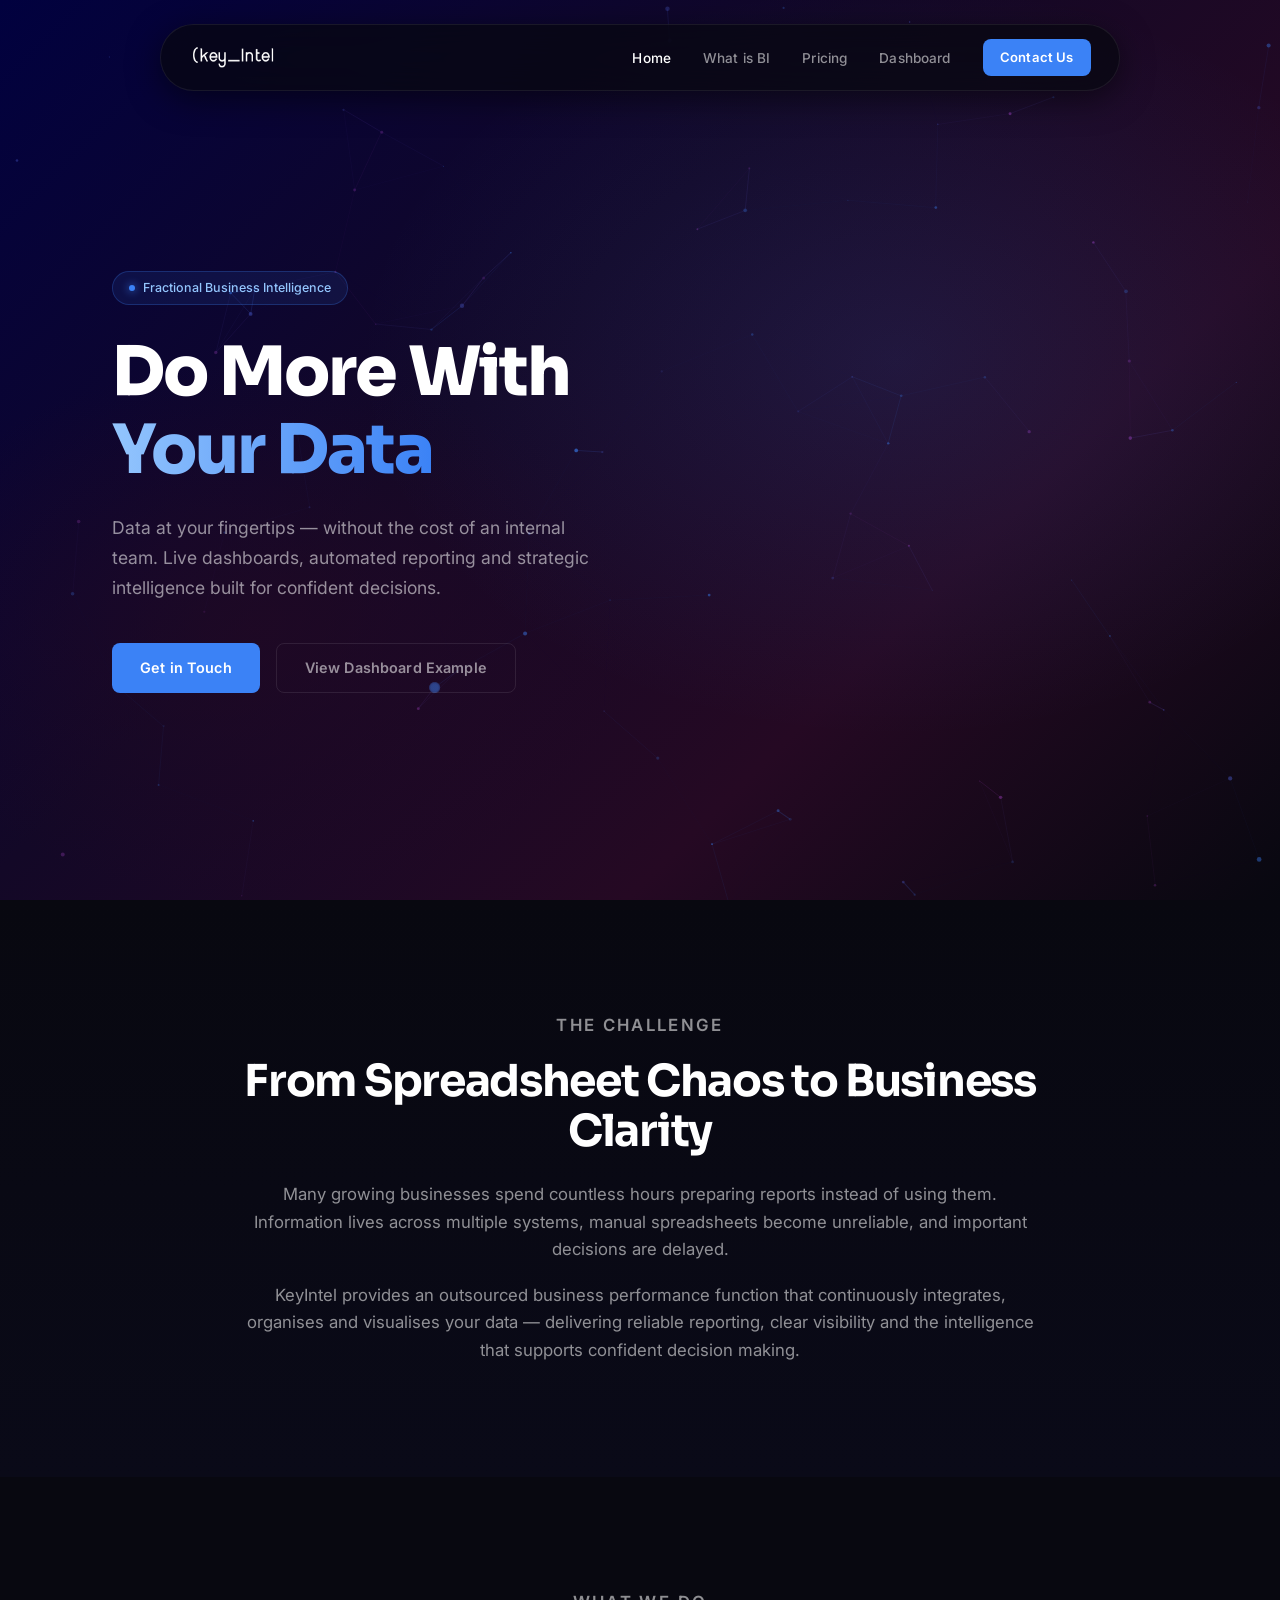
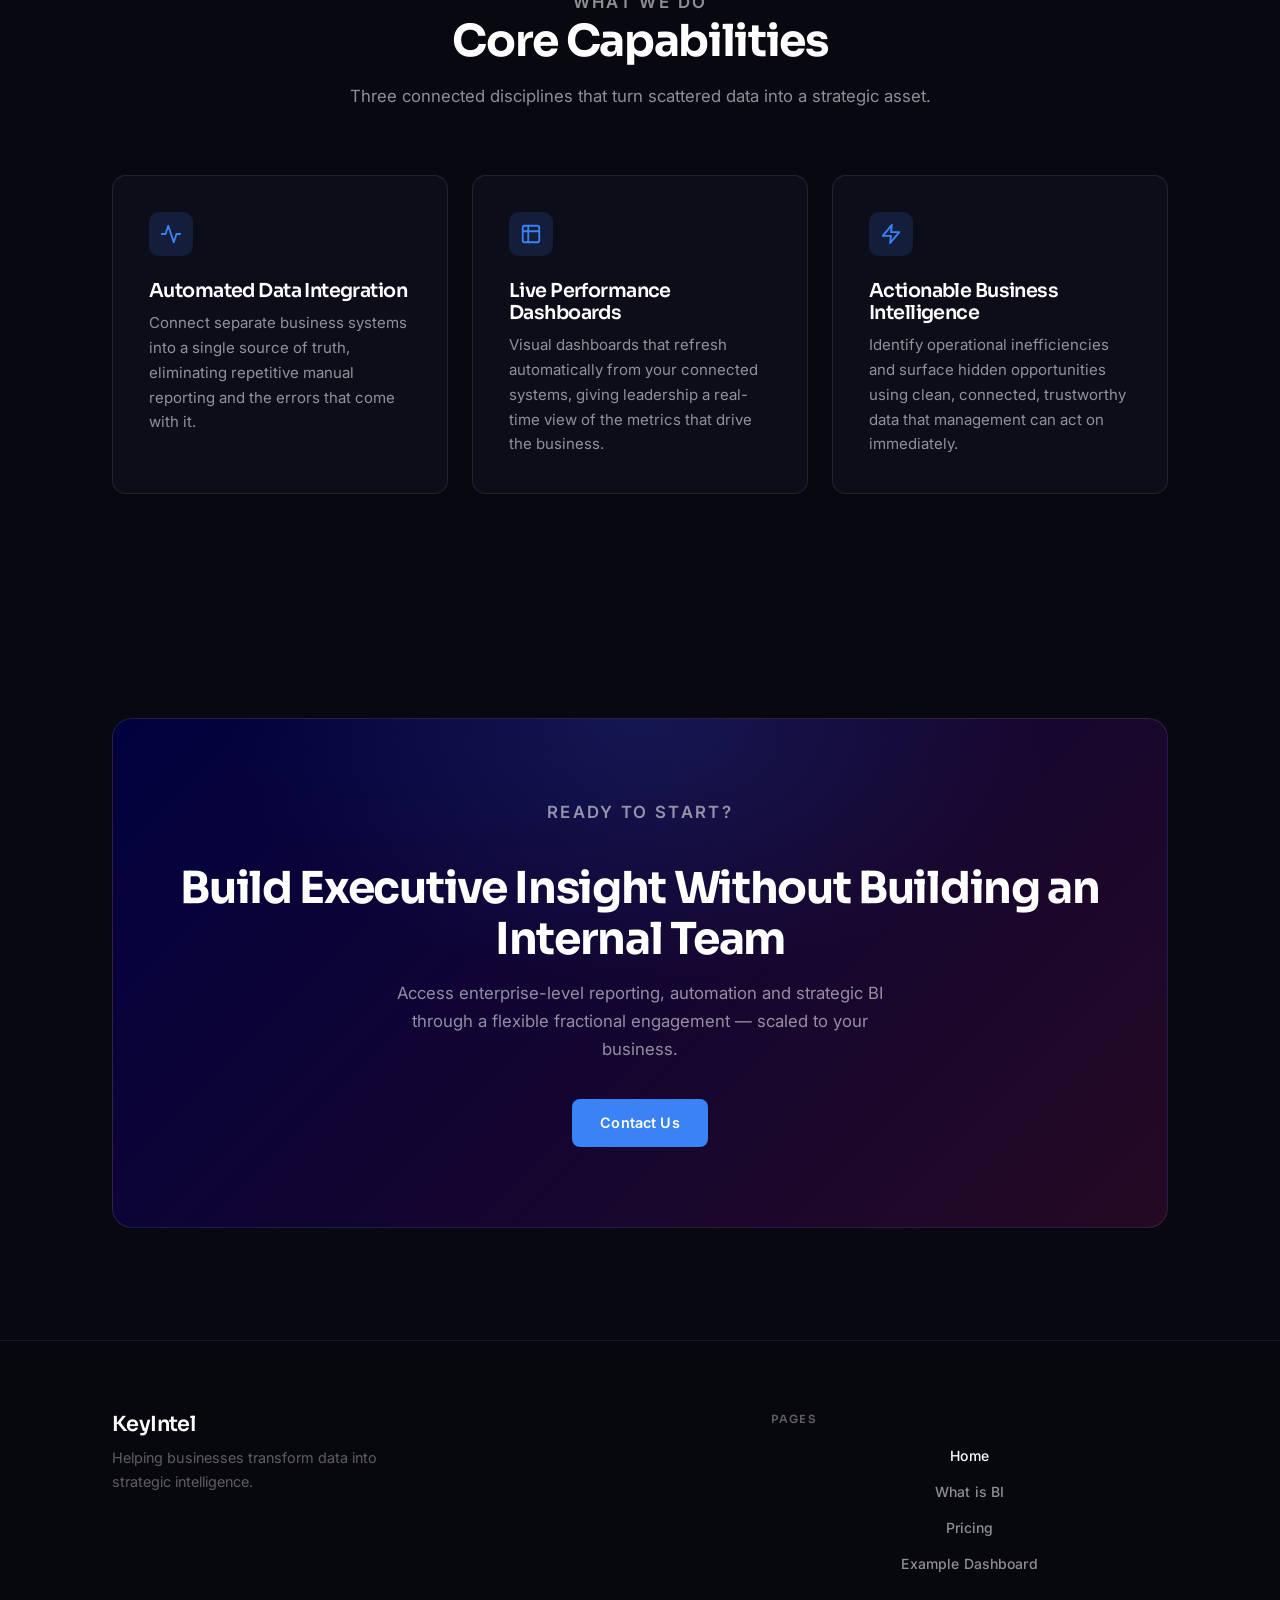
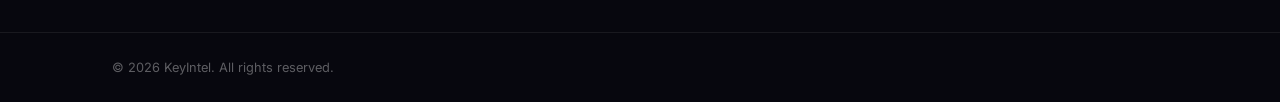
<file: index.html>
<!DOCTYPE html>
<html lang="en-GB">
<head>
  <meta charset="UTF-8">
  <meta name="viewport" content="width=device-width, initial-scale=1.0">
  <title>KeyIntel | Do More With Your Data</title>
  <meta name="description" content="KeyIntel provides fractional business intelligence and performance consulting through live dashboards, automated reporting and strategic data solutions.">
  <link rel="stylesheet" href="css/style.css">
</head>
<body>

  <!-- Navigation -->
  <header class="header">
    <div class="nav-inner">
      <a href="index.html" class="logo">
        <img src="assets/logo.png" alt="KeyIntel">
      </a>
      <nav>
        <ul>
          <li><a href="index.html">Home</a></li>
          <li><a href="what-is-bi.html">What is BI</a></li>
          <li><a href="pricing.html">Pricing</a></li>
          <li><a href="dashboard.html">Dashboard</a></li>
          <li><a href="mailto:hello@keyintelapp.com" class="btn btn-primary" style="padding:0.5rem 1.1rem;font-size:0.82rem;">Contact Us</a></li>
        </ul>
      </nav>
    </div>
  </header>

  <!-- Hero -->
  <section class="hero">
    <canvas id="hero-canvas"></canvas>
    <div class="hero-content-wrap">
      <div class="container hero-grid">

        <!-- Left -->
        <div class="hero-left">
          <div class="hero-badge">Fractional Business Intelligence</div>
          <h1>Do More With<br><span class="accent-text">Your Data</span></h1>
          <p class="hero-sub">
            Data at your fingertips — without the cost of an internal team. Live dashboards, automated reporting and strategic intelligence built for confident decisions.
          </p>
          <div class="hero-actions">
            <a href="mailto:hello@keyintelapp.com" class="btn btn-primary">Get in Touch</a>
            <a href="dashboard.html" class="btn btn-ghost">View Dashboard Example</a>
          </div>
        </div>

        <!-- Right panel -->
        <!--<div class="hero-panel">
          <p class="hero-panel-title">Live Performance Snapshot</p>
          <div class="hero-stat-row">
            <div class="hero-stat">
              <div class="hero-stat-icon">
                <svg viewBox="0 0 24 24" fill="none" stroke="currentColor" stroke-width="2" stroke-linecap="round" stroke-linejoin="round">
                  <polyline points="22 7 13.5 15.5 8.5 10.5 2 17"/><polyline points="16 7 22 7 22 13"/>
                </svg>
              </div>
              <div>
                <div class="hero-stat-val">$4.8M</div>
                <div class="hero-stat-label">Revenue tracked this month</div>
              </div>
            </div>
            <div class="hero-stat">
              <div class="hero-stat-icon">
                <svg viewBox="0 0 24 24" fill="none" stroke="currentColor" stroke-width="2" stroke-linecap="round" stroke-linejoin="round">
                  <circle cx="12" cy="12" r="10"/><circle cx="12" cy="12" r="6"/><circle cx="12" cy="12" r="2"/>
                </svg>
              </div>
              <div>
                <div class="hero-stat-val">18.4%</div>
                <div class="hero-stat-label">Average profit margin improvement</div>
              </div>
            </div>
            <div class="hero-stat">
              <div class="hero-stat-icon">
                <svg viewBox="0 0 24 24" fill="none" stroke="currentColor" stroke-width="2" stroke-linecap="round" stroke-linejoin="round">
                  <path d="M17 21v-2a4 4 0 0 0-4-4H5a4 4 0 0 0-4 4v2"/><circle cx="9" cy="7" r="4"/>
                  <path d="M23 21v-2a4 4 0 0 0-3-3.87"/><path d="M16 3.13a4 4 0 0 1 0 7.75"/>
                </svg>
              </div>
              <div>
                <div class="hero-stat-val">7,980</div>
                <div class="hero-stat-label">Customer records consolidated</div>
              </div>
            </div>
          </div>
        </div>-->

      </div>
    </div>
  </section> 

  <!-- Problem -->
  <section class="section problem-section">
    <div class="container">
      <div class="problem-inner reveal">
        <p class="eyebrow">The Challenge</p>
        <h2>From Spreadsheet Chaos to Business Clarity</h2>
        <p>Many growing businesses spend countless hours preparing reports instead of using them. Information lives across multiple systems, manual spreadsheets become unreliable, and important decisions are delayed.</p>
        <p>KeyIntel provides an outsourced business performance function that continuously integrates, organises and visualises your data — delivering reliable reporting, clear visibility and the intelligence that supports confident decision making.</p>
      </div>
    </div>
  </section>

  <!-- Capabilities -->
  <section class="section">
    <div class="container">
      <div class="section-title reveal">
        <p class="eyebrow">What We Do</p>
        <h2>Core Capabilities</h2>
        <p>Three connected disciplines that turn scattered data into a strategic asset.</p>
      </div>
      <div class="cards-grid">
        <article class="card reveal reveal-delay-1">
          <div class="card-icon">
            <svg viewBox="0 0 24 24" fill="none" stroke="currentColor" stroke-width="2" stroke-linecap="round" stroke-linejoin="round">
              <path d="M22 12h-4l-3 9L9 3l-3 9H2"/>
            </svg>
          </div>
          <h3>Automated Data Integration</h3>
          <p>Connect separate business systems into a single source of truth, eliminating repetitive manual reporting and the errors that come with it.</p>
        </article>
        <article class="card reveal reveal-delay-2">
          <div class="card-icon">
            <svg viewBox="0 0 24 24" fill="none" stroke="currentColor" stroke-width="2" stroke-linecap="round" stroke-linejoin="round">
              <rect x="3" y="3" width="18" height="18" rx="2"/><path d="M9 3v18M3 9h18"/>
            </svg>
          </div>
          <h3>Live Performance Dashboards</h3>
          <p>Visual dashboards that refresh automatically from your connected systems, giving leadership a real-time view of the metrics that drive the business.</p>
        </article>
        <article class="card reveal reveal-delay-3">
          <div class="card-icon">
            <svg viewBox="0 0 24 24" fill="none" stroke="currentColor" stroke-width="2" stroke-linecap="round" stroke-linejoin="round">
              <polygon points="13 2 3 14 12 14 11 22 21 10 12 10 13 2"/>
            </svg>
          </div>
          <h3>Actionable Business Intelligence</h3>
          <p>Identify operational inefficiencies and surface hidden opportunities using clean, connected, trustworthy data that management can act on immediately.</p>
        </article>
      </div>
    </div>
  </section>

  <!-- CTA -->
  <section class="section">
    <div class="container">
      <div class="cta-box reveal">
        <p class="eyebrow">Ready to start?</p>
        <h2>Build Executive Insight Without Building an Internal Team</h2>
        <p>Access enterprise-level reporting, automation and strategic BI through a flexible fractional engagement — scaled to your business.</p>
        <a href="mailto:hello@keyintelapp.com" class="btn btn-primary">Contact Us</a>
      </div>
    </div>
  </section>

  <!-- Footer -->
  <footer class="footer">
    <div class="container footer-grid">
      <div class="footer-brand">
        <h3>KeyIntel</h3>
        <p>Helping businesses transform data into strategic intelligence.</p>
      </div>
      <nav class="footer-nav">
        <h4>Pages</h4>
        <ul>
          <li><a href="index.html">Home</a></li>
          <li><a href="what-is-bi.html">What is BI</a></li>
          <li><a href="pricing.html">Pricing</a></li>
          <li><a href="dashboard.html">Example Dashboard</a></li>
        </ul>
      </nav>
    </div>
    <div class="footer-bottom">
      <div class="container">&copy; <span class="footer-year"></span> KeyIntel. All rights reserved.</div>
    </div>
  </footer>

  <script src="js/script.js"></script>
</body>
</html>
</file>
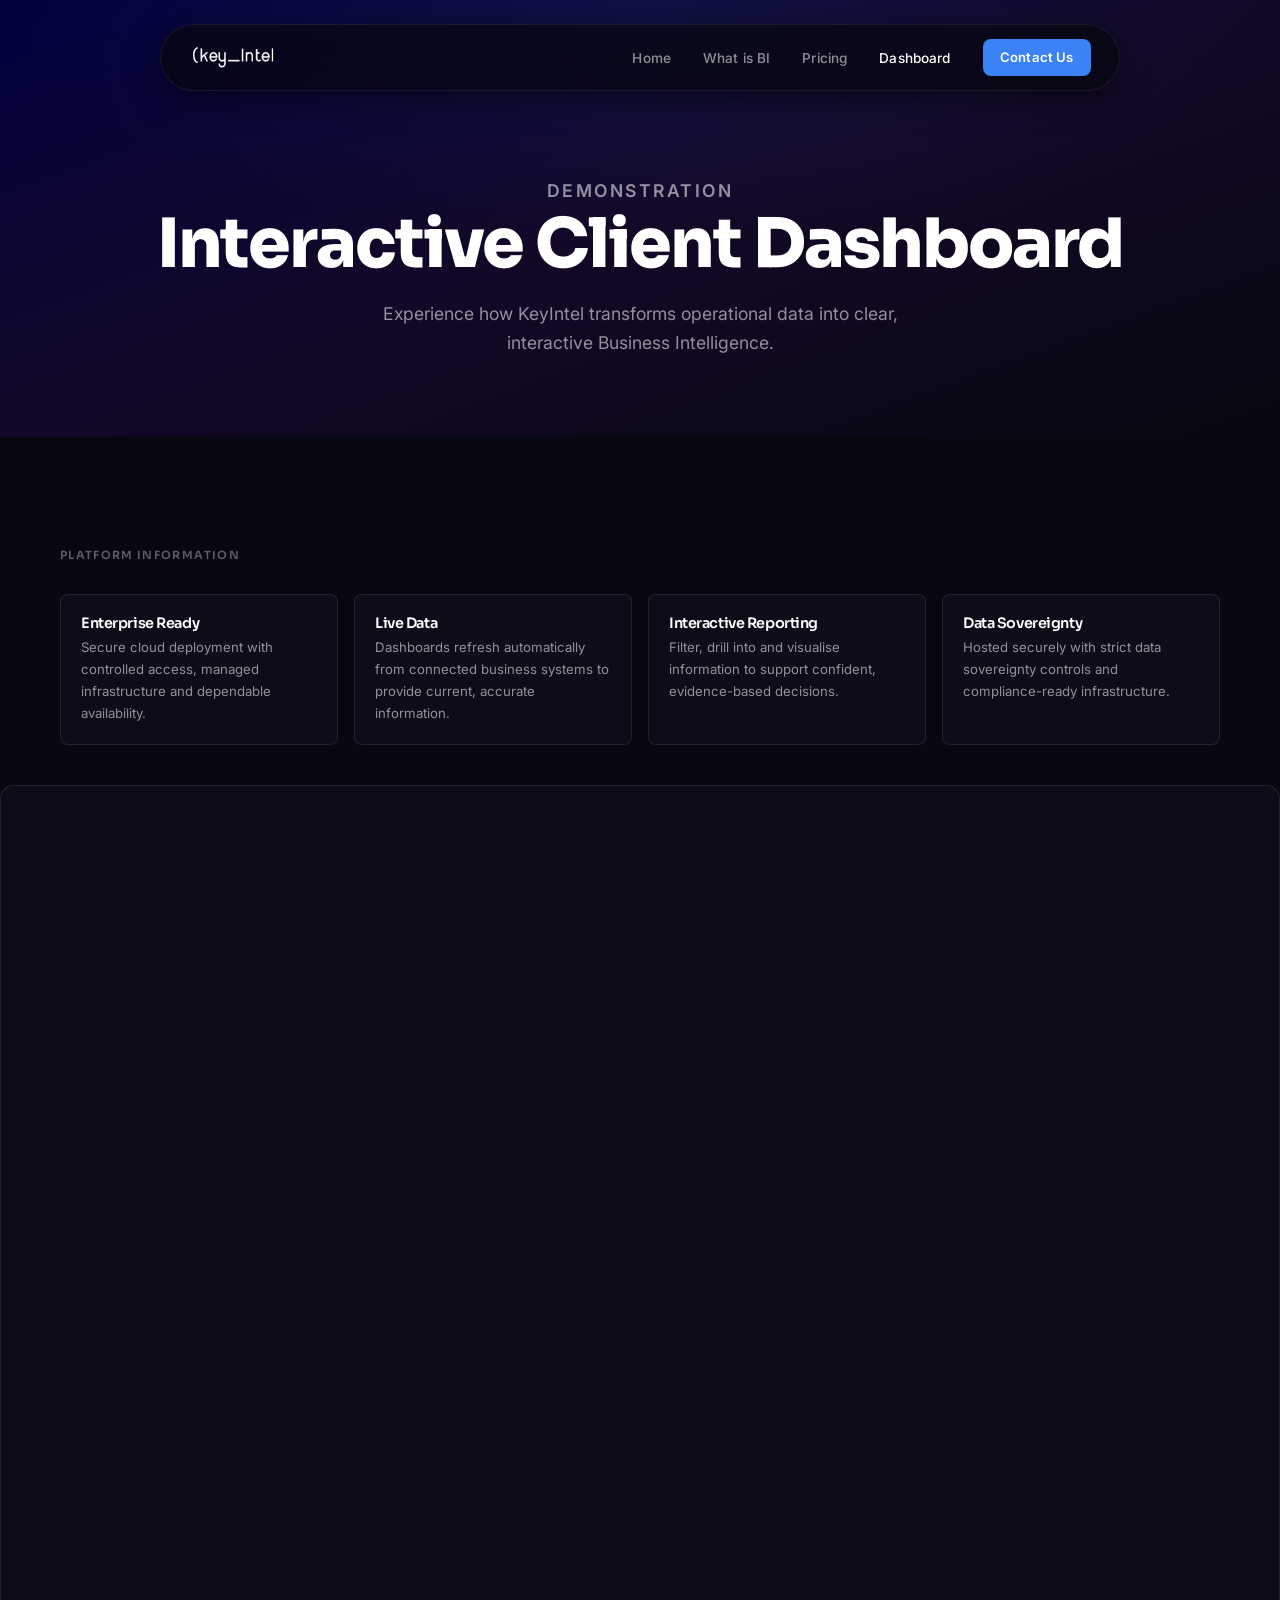
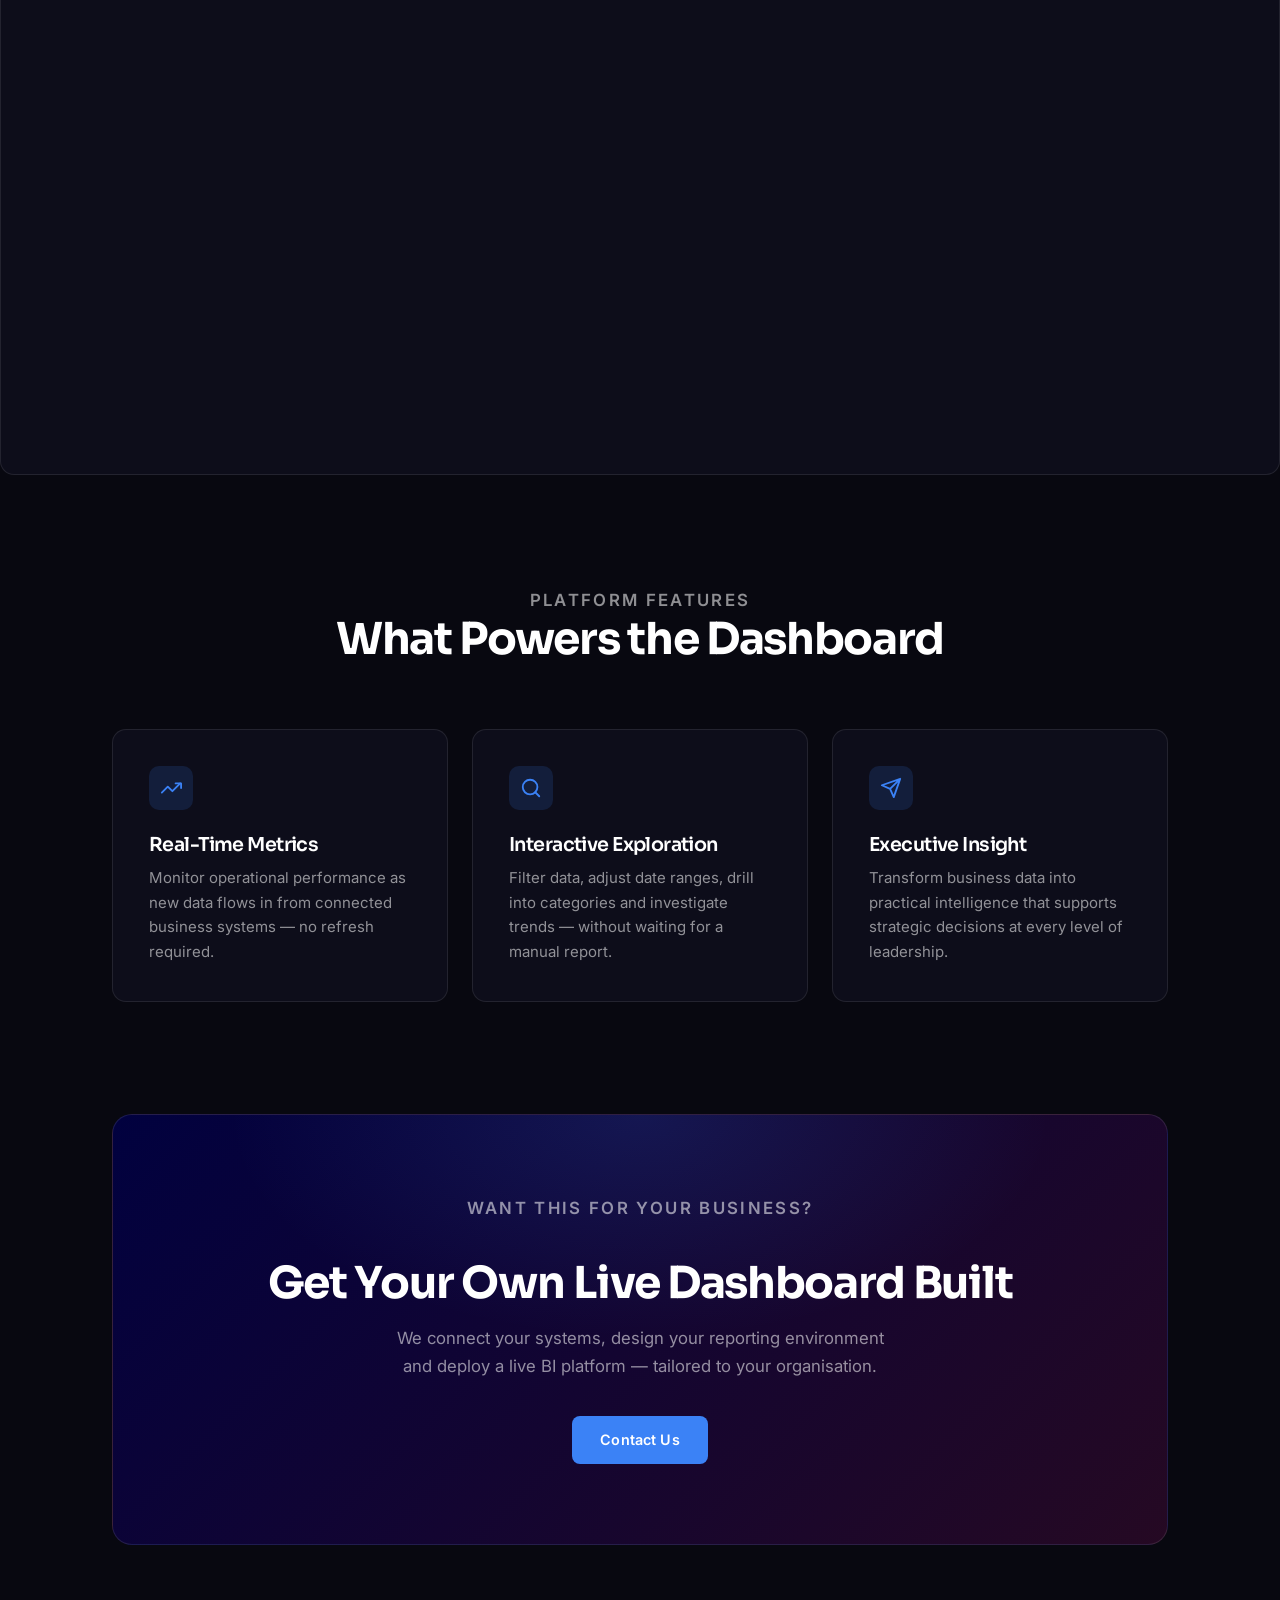
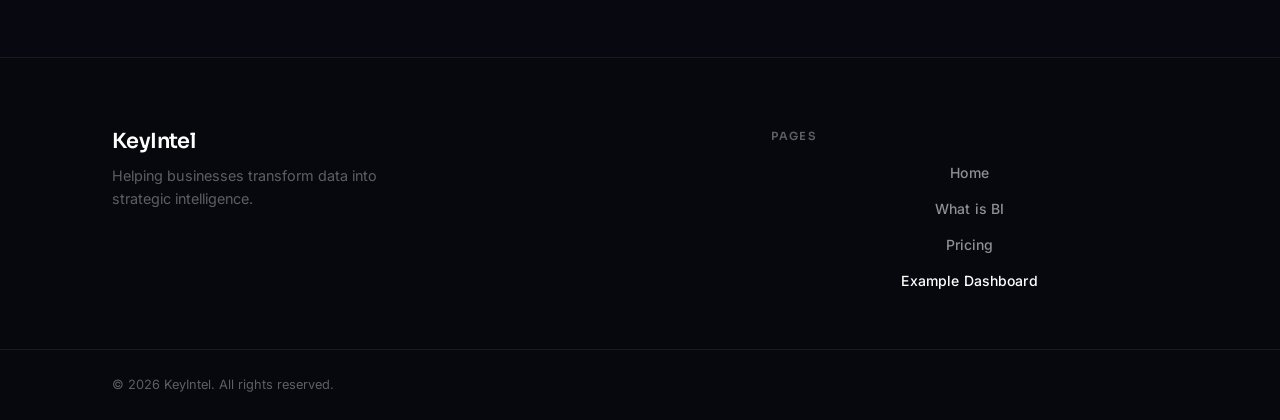
<file: dashboard.html>
<!DOCTYPE html>
<html lang="en-GB">
<head>
  <meta charset="UTF-8">
  <meta name="viewport" content="width=device-width, initial-scale=1.0">
  <title>Example Dashboard | KeyIntel</title>
  <meta name="description" content="Explore a demonstration of a Business Intelligence dashboard powered by KeyIntel.">
  <link rel="stylesheet" href="css/style.css">
</head>
<body>

  <!-- Navigation -->
  <header class="header">
    <div class="nav-inner">
      <a href="index.html" class="logo"><img src="assets/logo.png" alt="KeyIntel"></a>
      <nav>
        <ul>
          <li><a href="index.html">Home</a></li>
          <li><a href="what-is-bi.html">What is BI</a></li>
          <li><a href="pricing.html">Pricing</a></li>
          <li><a href="dashboard.html">Dashboard</a></li>
          <li><a href="mailto:hello@keyintelapp.com" class="btn btn-primary" style="padding:0.5rem 1.1rem;font-size:0.82rem;">Contact Us</a></li>
        </ul>
      </nav>
    </div>
  </header>

  <!-- Hero -->
  <section class="hero-minimal">
    <div class="container">
      <p class="eyebrow">Demonstration</p>
      <h1>Interactive Client Dashboard</h1>
      <p>Experience how KeyIntel transforms operational data into clear, interactive Business Intelligence.</p>
    </div>
  </section>

  <!-- Dashboard Interface -->
  <section class="section">
    <div class="container dashboard-layout">

      <!-- Sidebar -->
      <aside class="dashboard-sidebar reveal">
        <h3>Platform Information</h3>
        <div class="sidebar-card">
          <h4>Enterprise Ready</h4>
          <p>Secure cloud deployment with controlled access, managed infrastructure and dependable availability.</p>
        </div>
        <div class="sidebar-card">
          <h4>Live Data</h4>
          <p>Dashboards refresh automatically from connected business systems to provide current, accurate information.</p>
        </div>
        <div class="sidebar-card">
          <h4>Interactive Reporting</h4>
          <p>Filter, drill into and visualise information to support confident, evidence-based decisions.</p>
        </div>
        <div class="sidebar-card">
          <h4>Data Sovereignty</h4>
          <p>Hosted securely with strict data sovereignty controls and compliance-ready infrastructure.</p>
        </div>
      </aside>

      <!-- Main -->
      <main>
        <!-- Metrics strip -->
        <!--<div class="metrics-strip reveal">
          <div class="metric-tile">
            <span class="label">Revenue</span>
            <span class="value">$4.8M</span>
          </div>
          <div class="metric-tile">
            <span class="label">Orders</span>
            <span class="value">12,456</span>
          </div>
          <div class="metric-tile">
            <span class="label">Profit Margin</span>
            <span class="value">18.4%</span>
          </div>
          <div class="metric-tile">
            <span class="label">Customers</span>
            <span class="value">7,980</span>
          </div>
        </div> -->

        <!-- Frame -->
        <div class="dashboard-frame reveal reveal-delay-1">
          <iframe 
              width="100%" 
              height="1200" 
              frameBorder="0" 
              src="https://economic.keyintelapp.com/superset/dashboard/2/?standalone=1">
            </iframe>
          <!-- <h2>Dashboard Embed Area</h2>
          <p>
            The owner of this website will embed a live Apache Superset dashboard here. This demonstration page contains no client data and is intended to showcase the presentation and functionality of a modern Business Intelligence platform.
          </p>
          <div class="canvas-mock">
            <svg viewBox="0 0 24 24" fill="none" stroke="currentColor" stroke-width="1.2">
              <rect x="3" y="3" width="18" height="18" rx="2"/><path d="M21 12H3M12 3v18"/>
            </svg>
            <p>Apache Superset Dashboard Frame</p>
            <p style="font-size:0.8rem;opacity:0.6;">Your live dashboard will be embedded here</p>
          </div>-->
        </div>
      </main>

    </div>
  </section>

  <!-- Feature cards -->
  <section class="section" style="padding-top:0;">
    <div class="container">
      <div class="section-title reveal">
        <p class="eyebrow">Platform Features</p>
        <h2>What Powers the Dashboard</h2>
      </div>
      <div class="cards-grid">
        <article class="card reveal reveal-delay-1">
          <div class="card-icon">
            <svg viewBox="0 0 24 24" fill="none" stroke="currentColor" stroke-width="2" stroke-linecap="round" stroke-linejoin="round">
              <polyline points="22 7 13.5 15.5 8.5 10.5 2 17"/><polyline points="17 7 23 7 23 12"/>
            </svg>
          </div>
          <h3>Real-Time Metrics</h3>
          <p>Monitor operational performance as new data flows in from connected business systems — no refresh required.</p>
        </article>
        <article class="card reveal reveal-delay-2">
          <div class="card-icon">
            <svg viewBox="0 0 24 24" fill="none" stroke="currentColor" stroke-width="2" stroke-linecap="round" stroke-linejoin="round">
              <circle cx="11" cy="11" r="8"/><line x1="21" y1="21" x2="16.65" y2="16.65"/>
            </svg>
          </div>
          <h3>Interactive Exploration</h3>
          <p>Filter data, adjust date ranges, drill into categories and investigate trends — without waiting for a manual report.</p>
        </article>
        <article class="card reveal reveal-delay-3">
          <div class="card-icon">
            <svg viewBox="0 0 24 24" fill="none" stroke="currentColor" stroke-width="2" stroke-linecap="round" stroke-linejoin="round">
              <path d="M22 2L11 13M22 2l-7 20-4-9-9-4 20-7z"/>
            </svg>
          </div>
          <h3>Executive Insight</h3>
          <p>Transform business data into practical intelligence that supports strategic decisions at every level of leadership.</p>
        </article>
      </div>
    </div>
  </section>

  <!-- CTA -->
  <section class="section" style="padding-top:0;">
    <div class="container">
      <div class="cta-box reveal">
        <p class="eyebrow">Want this for your business?</p>
        <h2>Get Your Own Live Dashboard Built</h2>
        <p>We connect your systems, design your reporting environment and deploy a live BI platform — tailored to your organisation.</p>
        <a href="mailto:hello@keyintelapp.com" class="btn btn-primary">Contact Us</a>
      </div>
    </div>
  </section>

  <!-- Footer -->
  <footer class="footer">
    <div class="container footer-grid">
      <div class="footer-brand">
        <h3>KeyIntel</h3>
        <p>Helping businesses transform data into strategic intelligence.</p>
      </div>
      <nav class="footer-nav">
        <h4>Pages</h4>
        <ul>
          <li><a href="index.html">Home</a></li>
          <li><a href="what-is-bi.html">What is BI</a></li>
          <li><a href="pricing.html">Pricing</a></li>
          <li><a href="dashboard.html">Example Dashboard</a></li>
        </ul>
      </nav>
    </div>
    <div class="footer-bottom">
      <div class="container">&copy; <span class="footer-year"></span> KeyIntel. All rights reserved.</div>
    </div>
  </footer>

  <script src="js/script.js"></script>
</body>
</html>
</file>
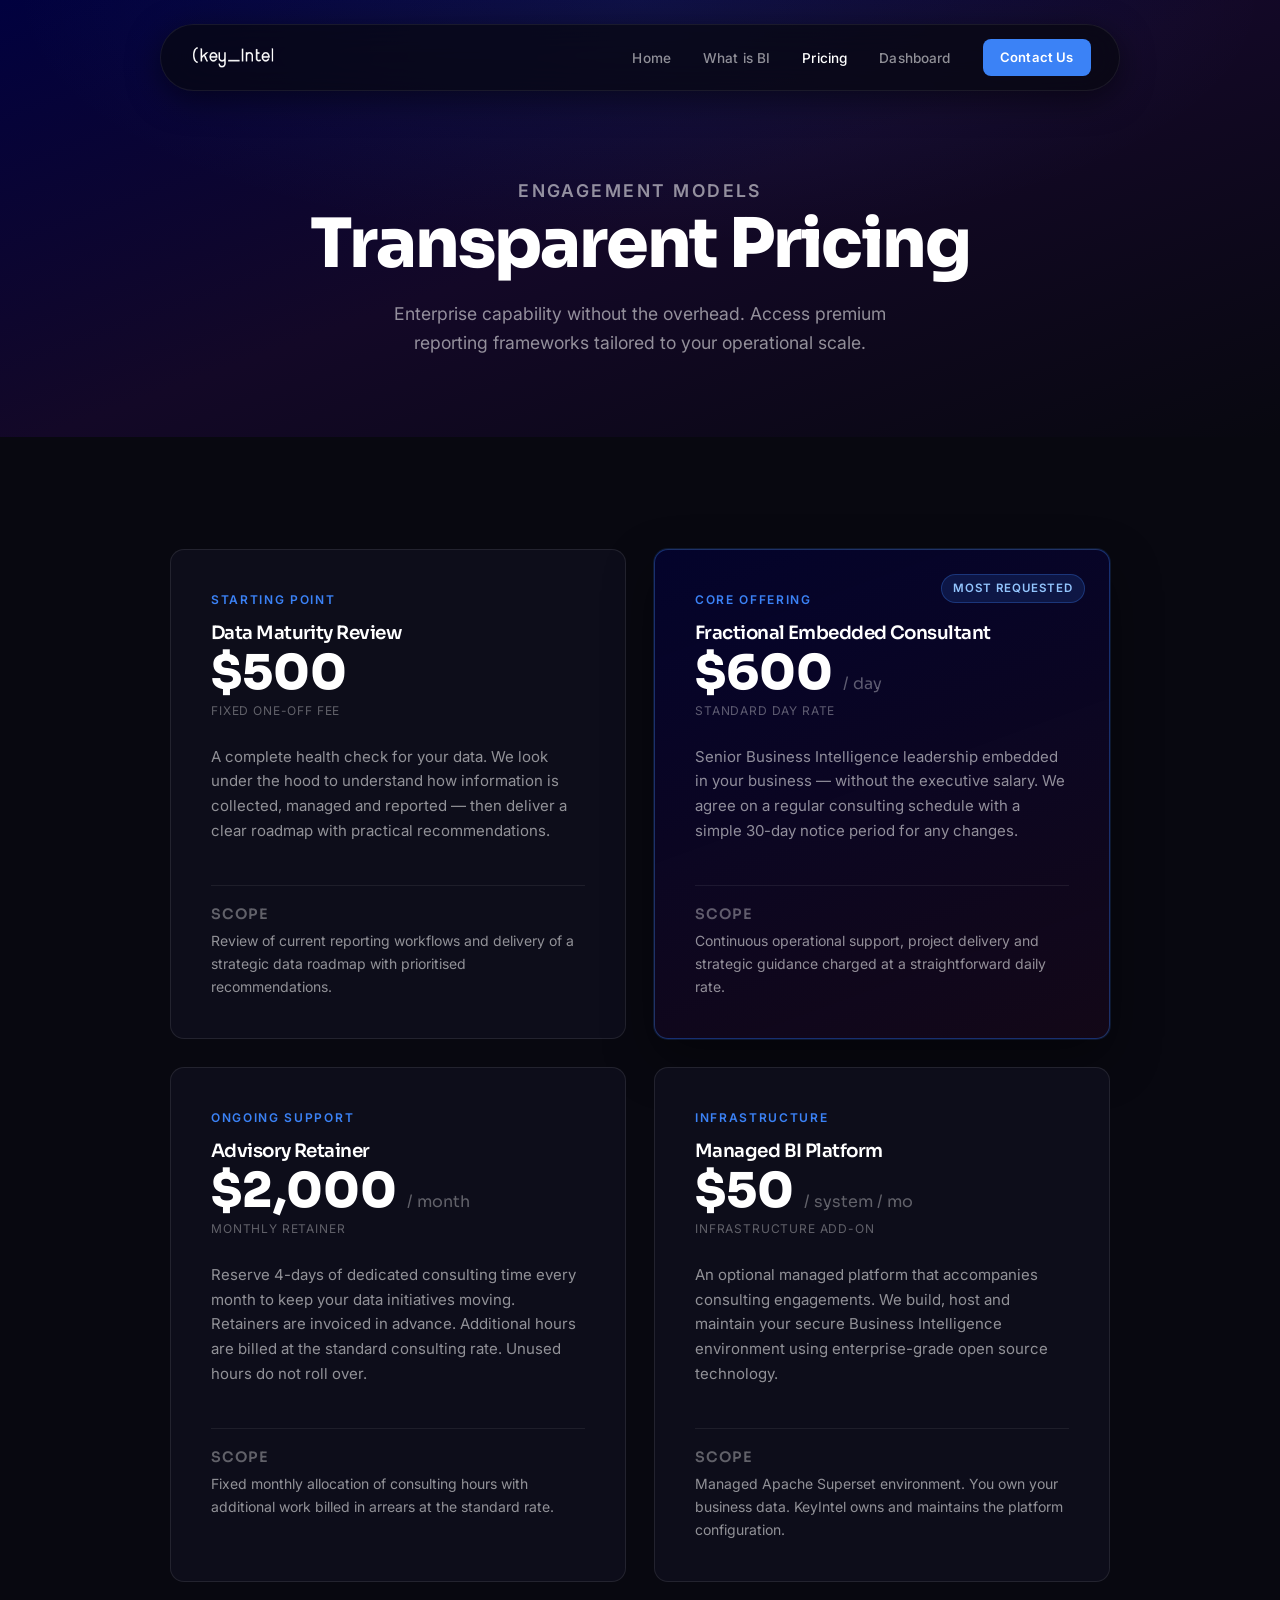
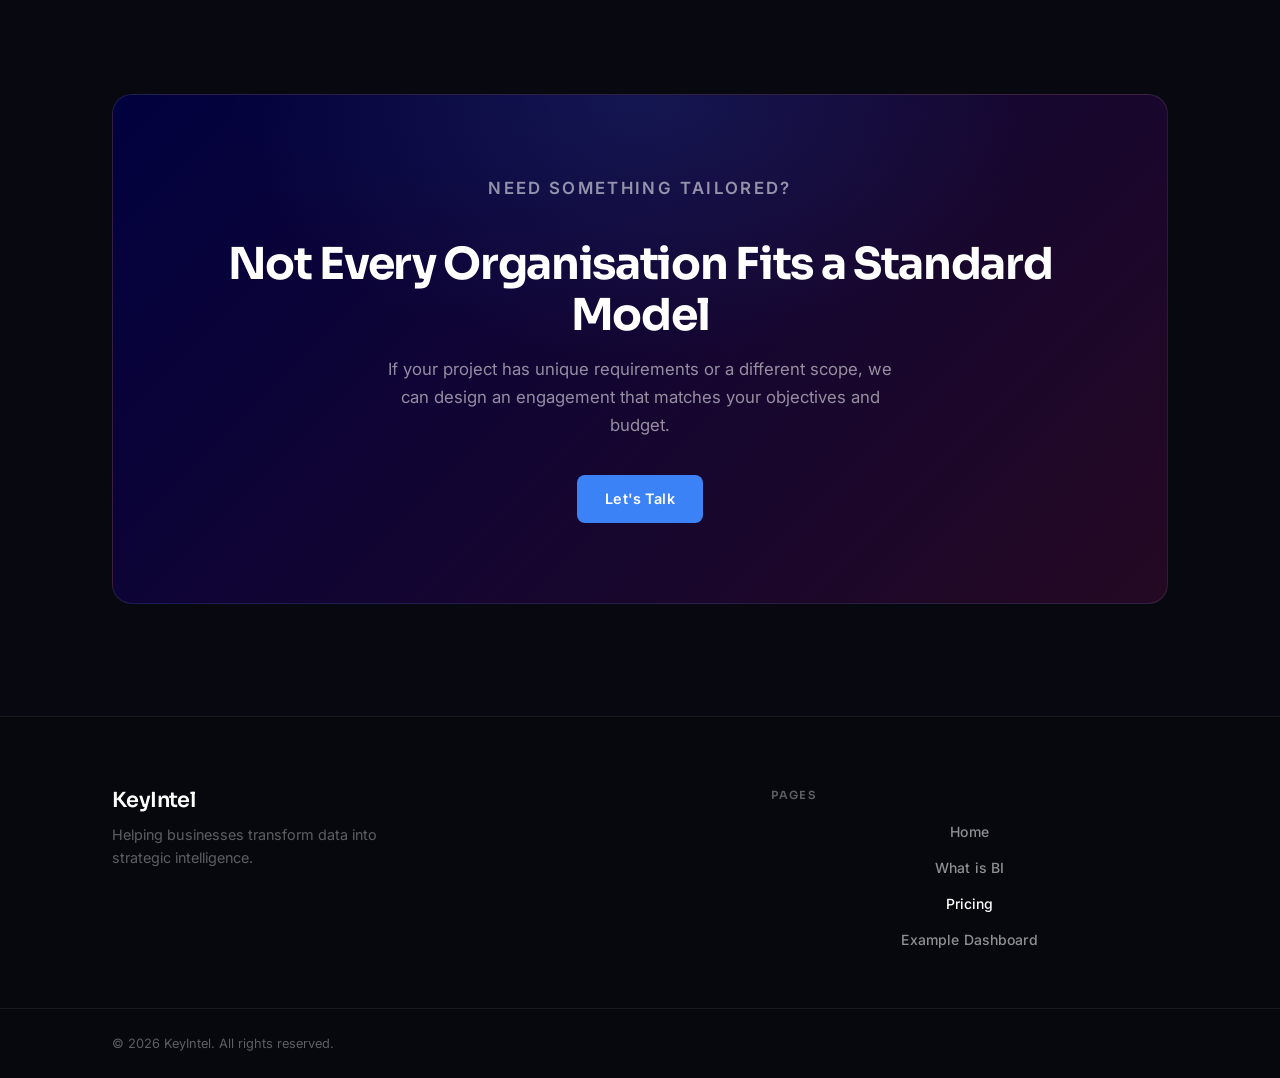
<file: pricing.html>
<!DOCTYPE html>
<html lang="en-GB">
<head>
  <meta charset="UTF-8">
  <meta name="viewport" content="width=device-width, initial-scale=1.0">
  <title>Pricing | KeyIntel</title>
  <meta name="description" content="Simple, transparent engagement models for fractional Business Intelligence consulting.">
  <link rel="stylesheet" href="css/style.css">
</head>
<body>

  <!-- Navigation -->
  <header class="header">
    <div class="nav-inner">
      <a href="index.html" class="logo"><img src="assets/logo.png" alt="KeyIntel"></a>
      <nav>
        <ul>
          <li><a href="index.html">Home</a></li>
          <li><a href="what-is-bi.html">What is BI</a></li>
          <li><a href="pricing.html">Pricing</a></li>
          <li><a href="dashboard.html">Dashboard</a></li>
          <li><a href="mailto:hello@keyintelapp.com" class="btn btn-primary" style="padding:0.5rem 1.1rem;font-size:0.82rem;">Contact Us</a></li>
        </ul>
      </nav>
    </div>
  </header>

  <!-- Hero -->
  <section class="hero-minimal">
    <div class="container">
      <p class="eyebrow">Engagement Models</p>
      <h1>Transparent Pricing</h1>
      <p>Enterprise capability without the overhead. Access premium reporting frameworks tailored to your operational scale.</p>
    </div>
  </section>

  <!-- Pricing Grid -->
  <section class="section">
    <div class="container">
      <div class="pricing-grid">

        <!-- Data Maturity Review -->
        <article class="pricing-card reveal reveal-delay-1">
          <div>
            <p class="eyebrow" style="margin-bottom:0.75rem;">Starting Point</p>
            <h3>Data Maturity Review</h3>
            <div class="pricing-price">$500</div>
            <p class="pricing-tag">Fixed one-off fee</p>
          </div>
          <p class="pricing-desc">
            A complete health check for your data. We look under the hood to understand how information is collected, managed and reported — then deliver a clear roadmap with practical recommendations.
          </p>
          <div class="pricing-scope">
            <h4>Scope</h4>
            <p>Review of current reporting workflows and delivery of a strategic data roadmap with prioritised recommendations.</p>
          </div>
        </article>

        <!-- Fractional Embedded Consultant -->
        <article class="pricing-card featured reveal reveal-delay-2">
          <div class="badge-featured">Most Requested</div>
          <div>
            <p class="eyebrow" style="margin-bottom:0.75rem;">Core Offering</p>
            <h3>Fractional Embedded Consultant</h3>
            <div class="pricing-price">$600 <span class="period">/ day</span></div>
            <p class="pricing-tag">Standard day rate</p>
          </div>
          <p class="pricing-desc">
            Senior Business Intelligence leadership embedded in your business — without the executive salary. We agree on a regular consulting schedule with a simple 30-day notice period for any changes.
          </p>
          <div class="pricing-scope">
            <h4>Scope</h4>
            <p>Continuous operational support, project delivery and strategic guidance charged at a straightforward daily rate.</p>
          </div>
        </article>

        <!-- Advisory Retainer -->
        <article class="pricing-card reveal reveal-delay-1">
          <div>
            <p class="eyebrow" style="margin-bottom:0.75rem;">Ongoing Support</p>
            <h3>Advisory Retainer</h3>
            <div class="pricing-price">$2,000 <span class="period">/ month</span></div>
            <p class="pricing-tag">Monthly retainer</p>
          </div>
          <p class="pricing-desc">
            Reserve 4-days of dedicated consulting time every month to keep your data initiatives moving. Retainers are invoiced in advance. Additional hours are billed at the standard consulting rate. Unused hours do not roll over.
          </p>
          <div class="pricing-scope">
            <h4>Scope</h4>
            <p>Fixed monthly allocation of consulting hours with additional work billed in arrears at the standard rate.</p>
          </div>
        </article>

        <!-- Managed BI Platform -->
        <article class="pricing-card reveal reveal-delay-2">
          <div>
            <p class="eyebrow" style="margin-bottom:0.75rem;">Infrastructure</p>
            <h3>Managed BI Platform</h3>
            <div class="pricing-price">$50 <span class="period">/ system / mo</span></div>
            <p class="pricing-tag">Infrastructure add-on</p>
          </div>
          <p class="pricing-desc">
            An optional managed platform that accompanies consulting engagements. We build, host and maintain your secure Business Intelligence environment using enterprise-grade open source technology.
          </p>
          <div class="pricing-scope">
            <h4>Scope</h4>
            <p>Managed Apache Superset environment. You own your business data. KeyIntel owns and maintains the platform configuration.</p>
          </div>
        </article>

      </div>
    </div>
  </section>

  <!-- CTA -->
  <section class="section" style="padding-top:0;">
    <div class="container">
      <div class="cta-box reveal">
        <p class="eyebrow">Need something tailored?</p>
        <h2>Not Every Organisation Fits a Standard Model</h2>
        <p>If your project has unique requirements or a different scope, we can design an engagement that matches your objectives and budget.</p>
        <a href="mailto:hello@keyintelapp.com" class="btn btn-primary">Let's Talk</a>
      </div>
    </div>
  </section>

  <!-- Footer -->
  <footer class="footer">
    <div class="container footer-grid">
      <div class="footer-brand">
        <h3>KeyIntel</h3>
        <p>Helping businesses transform data into strategic intelligence.</p>
      </div>
      <nav class="footer-nav">
        <h4>Pages</h4>
        <ul>
          <li><a href="index.html">Home</a></li>
          <li><a href="what-is-bi.html">What is BI</a></li>
          <li><a href="pricing.html">Pricing</a></li>
          <li><a href="dashboard.html">Example Dashboard</a></li>
        </ul>
      </nav>
    </div>
    <div class="footer-bottom">
      <div class="container">&copy; <span class="footer-year"></span> KeyIntel. All rights reserved.</div>
    </div>
  </footer>

  <script src="js/script.js"></script>
</body>
</html>
</file>
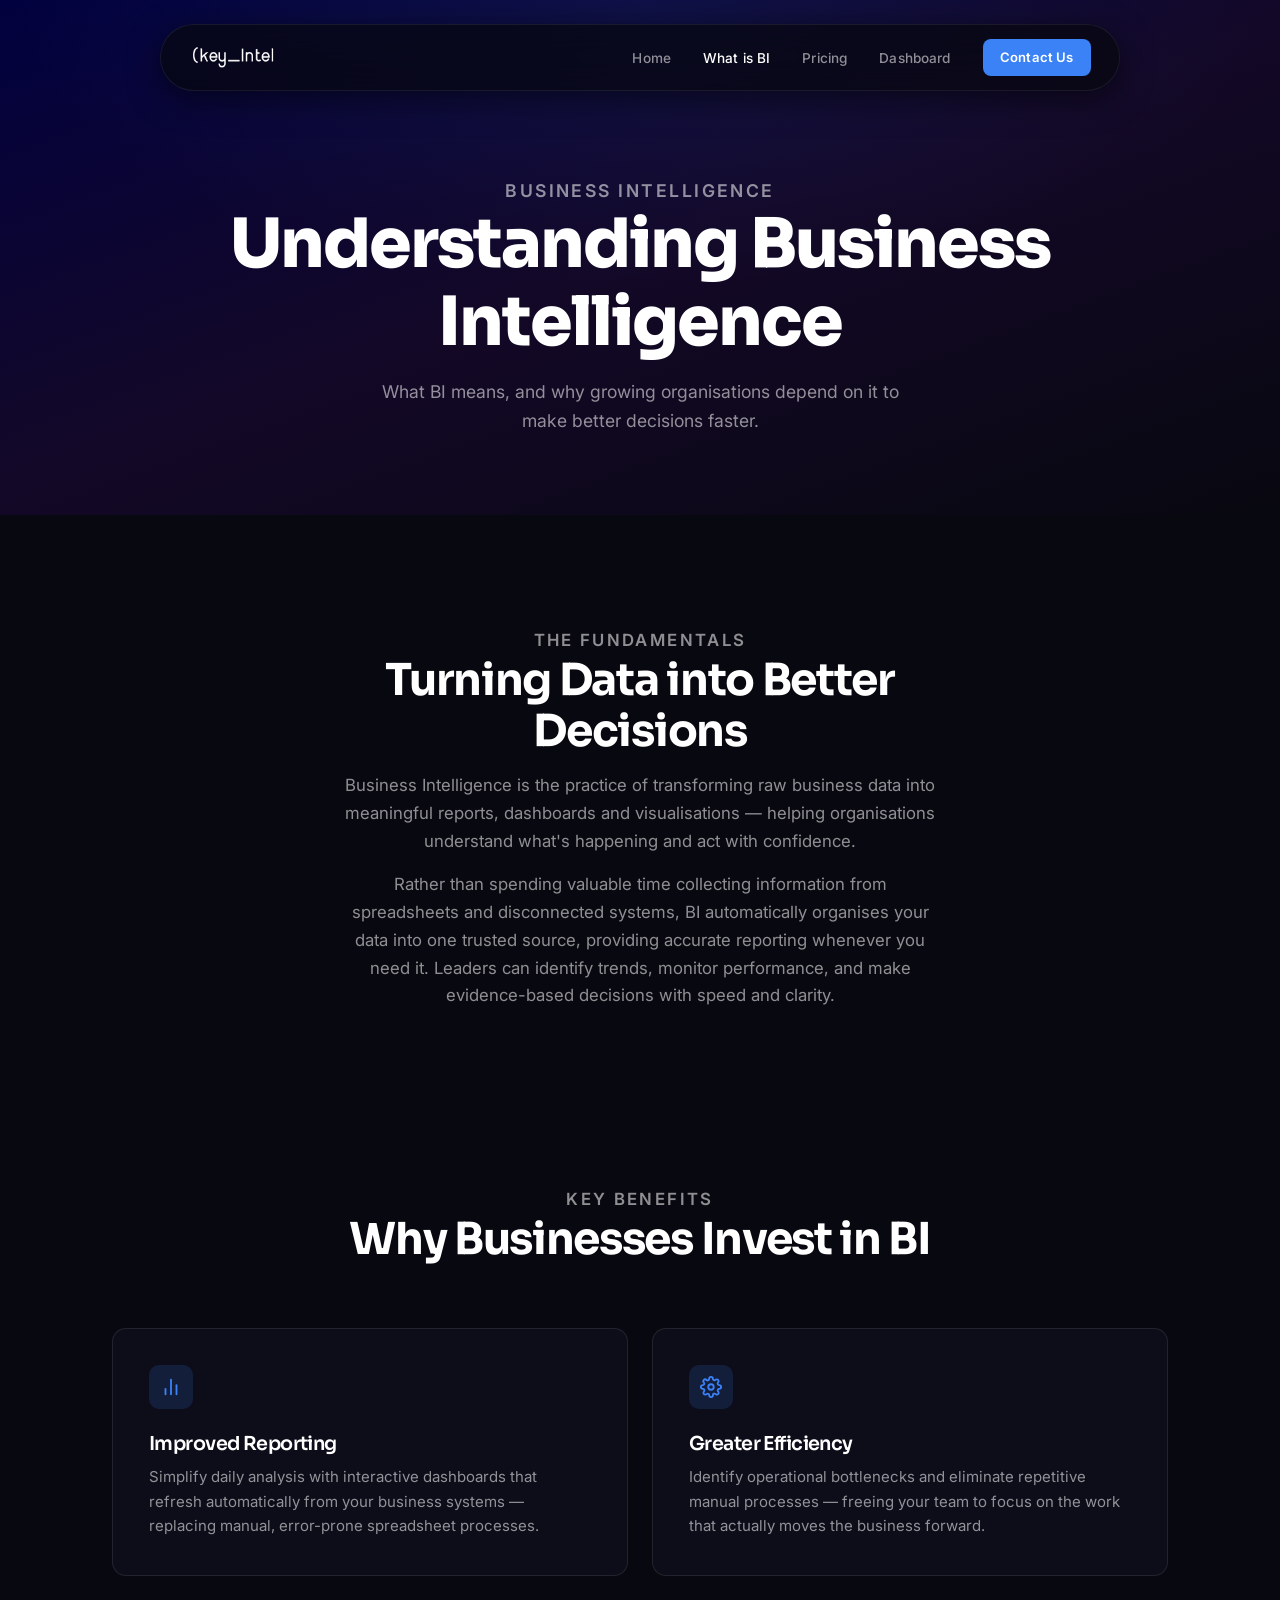
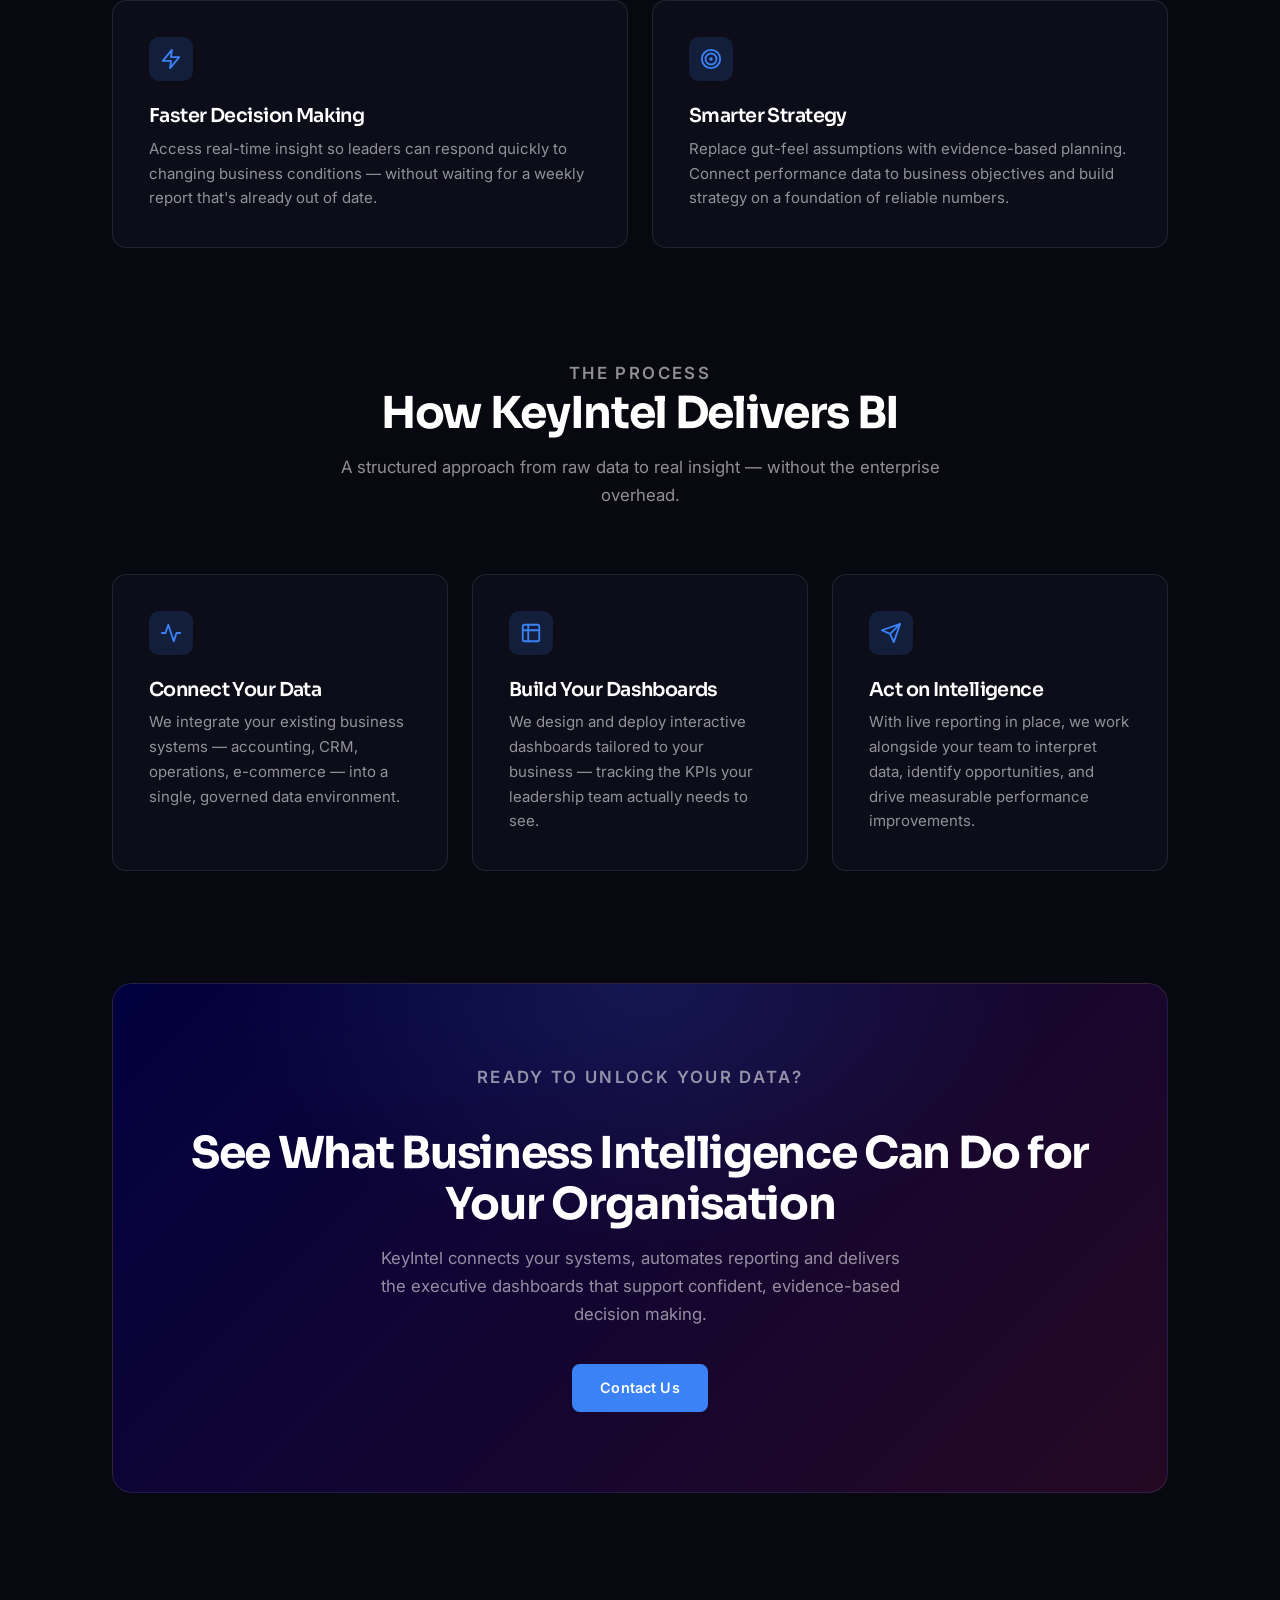
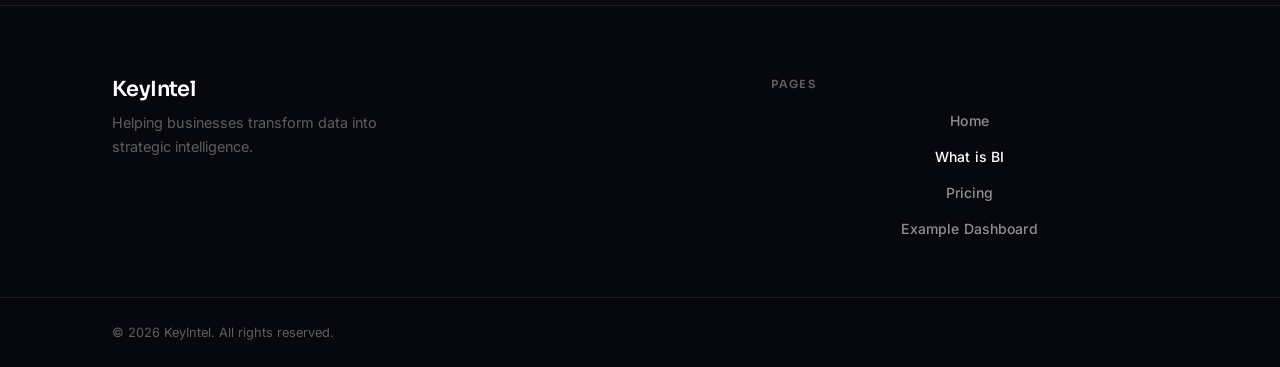
<file: what-is-bi.html>
<!DOCTYPE html>
<html lang="en-GB">
<head>
  <meta charset="UTF-8">
  <meta name="viewport" content="width=device-width, initial-scale=1.0">
  <title>What is Business Intelligence | KeyIntel</title>
  <meta name="description" content="Learn how Business Intelligence transforms raw business data into dashboards, reporting and strategic insight.">
  <link rel="stylesheet" href="css/style.css">
</head>
<body>

  <!-- Navigation -->
  <header class="header">
    <div class="nav-inner">
      <a href="index.html" class="logo"><img src="assets/logo.png" alt="KeyIntel"></a>
      <nav>
        <ul>
          <li><a href="index.html">Home</a></li>
          <li><a href="what-is-bi.html">What is BI</a></li>
          <li><a href="pricing.html">Pricing</a></li>
          <li><a href="dashboard.html">Dashboard</a></li>
          <li><a href="mailto:hello@keyintelapp.com" class="btn btn-primary" style="padding:0.5rem 1.1rem;font-size:0.82rem;">Contact Us</a></li>
        </ul>
      </nav>
    </div>
  </header>

  <!-- Hero -->
  <section class="hero-minimal">
    <div class="container">
      <p class="eyebrow">Business Intelligence</p>
      <h1>Understanding Business Intelligence</h1>
      <p>What BI means, and why growing organisations depend on it to make better decisions faster.</p>
    </div>
  </section>

  <!-- Core Explanation -->
  <section class="section">
    <div class="container container--narrow">
      <div class="section-title reveal">
        <p class="eyebrow">The Fundamentals</p>
        <h2>Turning Data into Better Decisions</h2>
        <p>Business Intelligence is the practice of transforming raw business data into meaningful reports, dashboards and visualisations — helping organisations understand what's happening and act with confidence.</p>
        <p style="margin-top:1rem;">Rather than spending valuable time collecting information from spreadsheets and disconnected systems, BI automatically organises your data into one trusted source, providing accurate reporting whenever you need it. Leaders can identify trends, monitor performance, and make evidence-based decisions with speed and clarity.</p>
      </div>
    </div>
  </section>

  <!-- Key Benefits -->
  <section class="section" style="padding-top:0;">
    <div class="container">
      <div class="section-title reveal">
        <p class="eyebrow">Key Benefits</p>
        <h2>Why Businesses Invest in BI</h2>
      </div>
      <div class="cards-grid grid-2">
        <article class="card reveal reveal-delay-1">
          <div class="card-icon">
            <svg viewBox="0 0 24 24" fill="none" stroke="currentColor" stroke-width="2" stroke-linecap="round" stroke-linejoin="round">
              <line x1="18" y1="20" x2="18" y2="10"/><line x1="12" y1="20" x2="12" y2="4"/><line x1="6" y1="20" x2="6" y2="14"/>
            </svg>
          </div>
          <h3>Improved Reporting</h3>
          <p>Simplify daily analysis with interactive dashboards that refresh automatically from your business systems — replacing manual, error-prone spreadsheet processes.</p>
        </article>
        <article class="card reveal reveal-delay-2">
          <div class="card-icon">
            <svg viewBox="0 0 24 24" fill="none" stroke="currentColor" stroke-width="2" stroke-linecap="round" stroke-linejoin="round">
              <circle cx="12" cy="12" r="3"/>
              <path d="M19.4 15a1.65 1.65 0 0 0 .33 1.82l.06.06a2 2 0 1 1-2.83 2.83l-.06-.06a1.65 1.65 0 0 0-1.82-.33 1.65 1.65 0 0 0-1 1.51V21a2 2 0 0 1-4 0v-.09A1.65 1.65 0 0 0 9 19.4a1.65 1.65 0 0 0-1.82.33l-.06.06a2 2 0 1 1-2.83-2.83l.06-.06A1.65 1.65 0 0 0 4.68 15a1.65 1.65 0 0 0-1.51-1H3a2 2 0 0 1 0-4h.09A1.65 1.65 0 0 0 4.6 9a1.65 1.65 0 0 0-.33-1.82l-.06-.06a2 2 0 1 1 2.83-2.83l.06.06A1.65 1.65 0 0 0 9 4.68a1.65 1.65 0 0 0 1-1.51V3a2 2 0 0 1 4 0v.09a1.65 1.65 0 0 0 1 1.51 1.65 1.65 0 0 0 1.82-.33l.06-.06a2 2 0 1 1 2.83 2.83l-.06.06A1.65 1.65 0 0 0 19.4 9a1.65 1.65 0 0 0 1.51 1H21a2 2 0 0 1 0 4h-.09a1.65 1.65 0 0 0-1.51 1z"/>
            </svg>
          </div>
          <h3>Greater Efficiency</h3>
          <p>Identify operational bottlenecks and eliminate repetitive manual processes — freeing your team to focus on the work that actually moves the business forward.</p>
        </article>
        <article class="card reveal reveal-delay-1">
          <div class="card-icon">
            <svg viewBox="0 0 24 24" fill="none" stroke="currentColor" stroke-width="2" stroke-linecap="round" stroke-linejoin="round">
              <polygon points="13 2 3 14 12 14 11 22 21 10 12 10 13 2"/>
            </svg>
          </div>
          <h3>Faster Decision Making</h3>
          <p>Access real-time insight so leaders can respond quickly to changing business conditions — without waiting for a weekly report that's already out of date.</p>
        </article>
        <article class="card reveal reveal-delay-2">
          <div class="card-icon">
            <svg viewBox="0 0 24 24" fill="none" stroke="currentColor" stroke-width="2" stroke-linecap="round" stroke-linejoin="round">
              <circle cx="12" cy="12" r="10"/><circle cx="12" cy="12" r="6"/><circle cx="12" cy="12" r="1"/>
            </svg>
          </div>
          <h3>Smarter Strategy</h3>
          <p>Replace gut-feel assumptions with evidence-based planning. Connect performance data to business objectives and build strategy on a foundation of reliable numbers.</p>
        </article>
      </div>
    </div>
  </section>

  <!-- How it works — simple 3 step -->
  <section class="section" style="padding-top:0;">
    <div class="container">
      <div class="section-title reveal">
        <p class="eyebrow">The Process</p>
        <h2>How KeyIntel Delivers BI</h2>
        <p>A structured approach from raw data to real insight — without the enterprise overhead.</p>
      </div>
      <div class="cards-grid">
        <article class="card reveal reveal-delay-1">
          <div class="card-icon">
            <svg viewBox="0 0 24 24" fill="none" stroke="currentColor" stroke-width="2" stroke-linecap="round" stroke-linejoin="round">
              <path d="M22 12h-4l-3 9L9 3l-3 9H2"/>
            </svg>
          </div>
          <h3>Connect Your Data</h3>
          <p>We integrate your existing business systems — accounting, CRM, operations, e-commerce — into a single, governed data environment.</p>
        </article>
        <article class="card reveal reveal-delay-2">
          <div class="card-icon">
            <svg viewBox="0 0 24 24" fill="none" stroke="currentColor" stroke-width="2" stroke-linecap="round" stroke-linejoin="round">
              <rect x="3" y="3" width="18" height="18" rx="2"/><path d="M9 3v18M3 9h18"/>
            </svg>
          </div>
          <h3>Build Your Dashboards</h3>
          <p>We design and deploy interactive dashboards tailored to your business — tracking the KPIs your leadership team actually needs to see.</p>
        </article>
        <article class="card reveal reveal-delay-3">
          <div class="card-icon">
            <svg viewBox="0 0 24 24" fill="none" stroke="currentColor" stroke-width="2" stroke-linecap="round" stroke-linejoin="round">
              <path d="M22 2L11 13M22 2l-7 20-4-9-9-4 20-7z"/>
            </svg>
          </div>
          <h3>Act on Intelligence</h3>
          <p>With live reporting in place, we work alongside your team to interpret data, identify opportunities, and drive measurable performance improvements.</p>
        </article>
      </div>
    </div>
  </section>

  <!-- CTA -->
  <section class="section" style="padding-top:0;">
    <div class="container">
      <div class="cta-box reveal">
        <p class="eyebrow">Ready to unlock your data?</p>
        <h2>See What Business Intelligence Can Do for Your Organisation</h2>
        <p>KeyIntel connects your systems, automates reporting and delivers the executive dashboards that support confident, evidence-based decision making.</p>
        <a href="mailto:hello@keyintelapp.com" class="btn btn-primary">Contact Us</a>
      </div>
    </div>
  </section>

  <!-- Footer -->
  <footer class="footer">
    <div class="container footer-grid">
      <div class="footer-brand">
        <h3>KeyIntel</h3>
        <p>Helping businesses transform data into strategic intelligence.</p>
      </div>
      <nav class="footer-nav">
        <h4>Pages</h4>
        <ul>
          <li><a href="index.html">Home</a></li>
          <li><a href="what-is-bi.html">What is BI</a></li>
          <li><a href="pricing.html">Pricing</a></li>
          <li><a href="dashboard.html">Example Dashboard</a></li>
        </ul>
      </nav>
    </div>
    <div class="footer-bottom">
      <div class="container">&copy; <span class="footer-year"></span> KeyIntel. All rights reserved.</div>
    </div>
  </footer>

  <script src="js/script.js"></script>
</body>
</html>
</file>
<file: css/style.css>
/* ==========================================================================
   KeyIntel — Premium Corporate Intelligence Stylesheet
   Typography: Sora (display) + Inter (body)
   Palette: #080810 base · #01013f navy · #250923 plum · #3B82F6 accent
   ========================================================================== */

@import url('https://fonts.googleapis.com/css2?family=Sora:wght@300;400;600;700;800&family=Inter:wght@300;400;500;600&display=swap');

/* ── Tokens ──────────────────────────────────────────────────────────────── */
:root {
  --bg:          #080810;
  --bg-card:     #0d0d1a;
  --navy:        #01013f;
  --plum:        #250923;
  --accent:      #3B82F6;
  --accent-dim:  rgba(59, 130, 246, 0.15);
  --accent-glow: rgba(59, 130, 246, 0.35);
  --white:       #ffffff;
  --text:        rgba(255,255,255,0.92);
  --text-muted:  rgba(255,255,255,0.55);
  --text-dim:    rgba(255,255,255,0.35);
  --border:      rgba(255,255,255,0.07);
  --border-card: rgba(255,255,255,0.09);
  --radius:      14px;
  --radius-sm:   8px;
  --radius-pill: 999px;
  --max-w:       1120px;
  --ease-out:    cubic-bezier(0.16, 1, 0.3, 1);
}

/* ── Reset ───────────────────────────────────────────────────────────────── */
*, *::before, *::after { box-sizing: border-box; margin: 0; padding: 0; }
html { scroll-behavior: smooth; }
body {
  font-family: 'Inter', system-ui, sans-serif;
  background: var(--bg);
  color: var(--text);
  line-height: 1.65;
  -webkit-font-smoothing: antialiased;
  overflow-x: hidden;
}
img { display: block; max-width: 100%; }
a { color: inherit; text-decoration: none; }
ul { list-style: none; }

/* ── Typography ──────────────────────────────────────────────────────────── */
h1, h2, h3, h4 {
  font-family: 'Sora', sans-serif;
  color: var(--white);
  line-height: 1.15;
  letter-spacing: -0.03em;
}
h1 { font-size: clamp(2.6rem, 5.5vw, 4.25rem); font-weight: 800; }
h2 { font-size: clamp(1.9rem, 3.5vw, 2.75rem); font-weight: 700; }
h3 { font-size: 1.2rem; font-weight: 600; }
h4 { font-size: 0.9rem; font-weight: 600; }
p  { margin-bottom: 1.1rem; }
p:last-child { margin-bottom: 0; }

/* ── Layout ──────────────────────────────────────────────────────────────── */
.container {
  max-width: var(--max-w);
  margin: 0 auto;
  padding: 0 2rem;
}
.container--narrow { max-width: 760px; }
.section { padding: 7rem 0; }

/* ── Navigation ──────────────────────────────────────────────────────────── */
.header {
  position: fixed;
  top: 1.5rem;
  left: 50%;
  transform: translateX(-50%);
  z-index: 1000;
  width: calc(100% - 4rem);
  max-width: 960px;
  pointer-events: none;
}
.nav-inner {
  display: flex;
  align-items: center;
  justify-content: space-between;
  padding: 0.85rem 1.75rem;
  background: rgba(8, 8, 16, 0.72);
  backdrop-filter: blur(20px);
  -webkit-backdrop-filter: blur(20px);
  border: 1px solid var(--border);
  border-radius: var(--radius-pill);
  box-shadow: 0 8px 32px rgba(0,0,0,0.5);
  pointer-events: auto;
  transition: background 0.3s ease, box-shadow 0.3s ease;
}
.nav-inner.scrolled {
  background: rgba(8, 8, 16, 0.92);
  box-shadow: 0 16px 48px rgba(0,0,0,0.6);
  border-color: rgba(255,255,255,0.12);
}
.logo img { height: 26px; }
nav ul { display: flex; gap: 2rem; align-items: center; }
nav a {
  font-size: 0.85rem;
  font-weight: 500;
  color: var(--text-muted);
  transition: color 0.2s ease;
  letter-spacing: 0.01em;
}
nav a:hover, nav a.active { color: var(--white); }

/* ── Buttons ─────────────────────────────────────────────────────────────── */
.btn {
  display: inline-flex;
  align-items: center;
  gap: 0.5rem;
  font-family: 'Inter', sans-serif;
  font-size: 0.9rem;
  font-weight: 600;
  padding: 0.75rem 1.75rem;
  border-radius: var(--radius-sm);
  transition: all 0.22s var(--ease-out);
  letter-spacing: 0.01em;
  cursor: pointer;
  border: none;
}
.btn-primary {
  background: var(--accent);
  color: var(--white);
  box-shadow: 0 0 0 0 var(--accent-glow);
}
.btn-primary:hover {
  background: #5b9dff;
  transform: translateY(-2px);
  box-shadow: 0 0 30px var(--accent-glow), 0 8px 20px rgba(59,130,246,0.25);
}
.btn-ghost {
  background: transparent;
  color: var(--text-muted);
  border: 1px solid var(--border-card);
}
.btn-ghost:hover {
  color: var(--white);
  border-color: rgba(255,255,255,0.25);
  transform: translateY(-1px);
}

/* ── Eyebrow label ───────────────────────────────────────────────────────── */
.eyebrow {
  font-family: 'Inter', sans-serif;
  font-size: 0.75rem;
  font-weight: 600;
  text-transform: uppercase;
  letter-spacing: 0.14em;
  color: var(--accent);
  margin-bottom: 1rem;
}

/* ═══════════════════════════════════════════════════════════════════════════
   INDEX — HERO (Canvas + gradient)
   ═══════════════════════════════════════════════════════════════════════════ */
.hero {
  position: relative;
  min-height: 100vh;
  display: flex;
  align-items: center;
  overflow: hidden;
  background: linear-gradient(135deg, #01013f 0%, #130827 40%, #250923 70%, #080810 100%);
}
/* Gradient mesh overlay */
.hero::before {
  content: '';
  position: absolute;
  inset: 0;
  background:
    radial-gradient(ellipse 60% 60% at 70% 40%, rgba(59,130,246,0.12) 0%, transparent 70%),
    radial-gradient(ellipse 50% 50% at 20% 70%, rgba(37,9,35,0.6) 0%, transparent 60%);
  pointer-events: none;
  z-index: 1;
}
#hero-canvas {
  position: absolute;
  inset: 0;
  width: 100%;
  height: 100%;
  z-index: 0;
  opacity: 0.7;
}
.hero-content-wrap {
  position: relative;
  z-index: 2;
  width: 100%;
  padding: 10rem 0 6rem;
}
.hero-grid {
  display: grid;
  grid-template-columns: 1.1fr 0.9fr;
  gap: 5rem;
  align-items: center;
}
.hero-badge {
  display: inline-flex;
  align-items: center;
  gap: 0.5rem;
  padding: 0.35rem 1rem;
  background: rgba(59,130,246,0.1);
  border: 1px solid rgba(59,130,246,0.25);
  border-radius: var(--radius-pill);
  font-size: 0.78rem;
  font-weight: 500;
  color: #93c5fd;
  margin-bottom: 1.75rem;
}
.hero-badge::before {
  content: '';
  display: block;
  width: 6px;
  height: 6px;
  border-radius: 50%;
  background: var(--accent);
  box-shadow: 0 0 8px var(--accent);
}
.hero h1 { margin-bottom: 1.5rem; }
.hero h1 .accent-text {
  background: linear-gradient(90deg, #93c5fd, #3B82F6);
  -webkit-background-clip: text;
  -webkit-text-fill-color: transparent;
  background-clip: text;
}
.hero-sub {
  font-size: 1.1rem;
  color: var(--text-muted);
  max-width: 480px;
  margin-bottom: 2.5rem;
  line-height: 1.7;
}
.hero-actions { display: flex; gap: 1rem; flex-wrap: wrap; }

/* Hero right: stats panel */
.hero-panel {
  background: rgba(255,255,255,0.03);
  border: 1px solid rgba(255,255,255,0.08);
  border-radius: var(--radius);
  padding: 2.25rem;
  backdrop-filter: blur(10px);
}
.hero-panel-title {
  font-size: 0.75rem;
  font-weight: 600;
  text-transform: uppercase;
  letter-spacing: 0.1em;
  color: var(--text-dim);
  margin-bottom: 1.5rem;
}
.hero-stat-row {
  display: flex;
  flex-direction: column;
  gap: 1rem;
}
.hero-stat {
  display: flex;
  align-items: center;
  gap: 1rem;
  padding: 1rem 1.25rem;
  background: rgba(255,255,255,0.035);
  border: 1px solid rgba(255,255,255,0.06);
  border-radius: var(--radius-sm);
}
.hero-stat-icon {
  width: 36px;
  height: 36px;
  border-radius: 8px;
  background: var(--accent-dim);
  display: flex;
  align-items: center;
  justify-content: center;
  flex-shrink: 0;
  color: var(--accent);
}
.hero-stat-icon svg { width: 18px; height: 18px; }
.hero-stat-val {
  font-family: 'Sora', sans-serif;
  font-size: 1.4rem;
  font-weight: 700;
  color: var(--white);
  line-height: 1;
}
.hero-stat-label {
  font-size: 0.78rem;
  color: var(--text-dim);
  margin-top: 0.15rem;
}

/* ── Minimal hero (interior pages) ─────────────────────────────────────── */
.hero-minimal {
  padding: 11rem 0 5rem;
  text-align: center;
  background: linear-gradient(160deg, #01013f 0%, #130827 50%, #080810 100%);
  position: relative;
  overflow: hidden;
}
.hero-minimal::after {
  content: '';
  position: absolute;
  inset: 0;
  background: radial-gradient(ellipse 70% 80% at 50% 0%, rgba(59,130,246,0.1) 0%, transparent 70%);
  pointer-events: none;
}
.hero-minimal .container { position: relative; z-index: 1; }
.hero-minimal h1 { margin-bottom: 1rem; }
.hero-minimal p {
  font-size: 1.1rem;
  color: var(--text-muted);
  max-width: 560px;
  margin: 0 auto;
}

/* ── Section title block ─────────────────────────────────────────────────── */
.section-title {
  text-align: center;
  margin-bottom: 4rem;
}
.section-title h2 { margin-bottom: 1rem; }
.section-title p {
  font-size: 1.05rem;
  color: var(--text-muted);
  max-width: 600px;
  margin: 0 auto;
}

/* ═══════════════════════════════════════════════════════════════════════════
   CARDS
   ═══════════════════════════════════════════════════════════════════════════ */
.cards-grid {
  display: grid;
  grid-template-columns: repeat(3, 1fr);
  gap: 1.5rem;
}
.grid-2 { grid-template-columns: repeat(2, 1fr); }

.card {
  background: var(--bg-card);
  border: 1px solid var(--border-card);
  border-radius: var(--radius);
  padding: 2.25rem;
  transition: transform 0.3s var(--ease-out), border-color 0.3s ease, box-shadow 0.3s ease;
}
.card:hover {
  transform: translateY(-5px);
  border-color: rgba(59,130,246,0.2);
  box-shadow: 0 20px 50px rgba(0,0,0,0.4), 0 0 0 1px rgba(59,130,246,0.08);
}
.card-icon {
  width: 44px;
  height: 44px;
  border-radius: 10px;
  background: var(--accent-dim);
  display: flex;
  align-items: center;
  justify-content: center;
  margin-bottom: 1.5rem;
  color: var(--accent);
  flex-shrink: 0;
}
.card-icon svg { width: 22px; height: 22px; }
.card h3 { margin-bottom: 0.6rem; color: var(--white); }
.card p { font-size: 0.9375rem; color: var(--text-muted); margin-bottom: 0; }

/* ── CTA box ─────────────────────────────────────────────────────────────── */
.cta-box {
  position: relative;
  overflow: hidden;
  text-align: center;
  padding: 5rem 3rem;
  border-radius: 20px;
  background: linear-gradient(135deg, #01013f 0%, #250923 100%);
  border: 1px solid rgba(255,255,255,0.1);
}
.cta-box::before {
  content: '';
  position: absolute;
  inset: 0;
  background: radial-gradient(ellipse 60% 80% at 50% 0%, rgba(59,130,246,0.15) 0%, transparent 65%);
  pointer-events: none;
}
.cta-box > * { position: relative; z-index: 1; }
.cta-box h2 { margin-bottom: 1rem; }
.cta-box p {
  font-size: 1.05rem;
  color: var(--text-muted);
  max-width: 520px;
  margin: 0 auto 2.25rem auto;
}

/* ═══════════════════════════════════════════════════════════════════════════
   PROBLEM SECTION — index
   ═══════════════════════════════════════════════════════════════════════════ */
.problem-section {
  background: linear-gradient(180deg, #080810 0%, #0a0a18 100%);
}
.problem-inner {
  max-width: 800px;
  margin: 0 auto;
  text-align: center;
}
.problem-inner h2 { margin-bottom: 1.5rem; }
.problem-inner p {
  font-size: 1.05rem;
  color: var(--text-muted);
}

/* ═══════════════════════════════════════════════════════════════════════════
   PRICING
   ═══════════════════════════════════════════════════════════════════════════ */
.pricing-grid {
  display: grid;
  grid-template-columns: repeat(2, 1fr);
  gap: 1.75rem;
  max-width: 940px;
  margin: 0 auto;
}
.pricing-card {
  background: var(--bg-card);
  border: 1px solid var(--border-card);
  border-radius: var(--radius);
  padding: 2.5rem;
  display: flex;
  flex-direction: column;
  gap: 1.5rem;
  transition: border-color 0.3s ease, box-shadow 0.3s ease, transform 0.3s var(--ease-out);
  position: relative;
}
.pricing-card:hover {
  border-color: rgba(59,130,246,0.2);
  box-shadow: 0 20px 50px rgba(0,0,0,0.35);
  transform: translateY(-4px);
}
.pricing-card.featured {
  border-color: rgba(59,130,246,0.35);
  background: linear-gradient(160deg, rgba(1,1,63,0.6) 0%, rgba(37,9,35,0.4) 100%);
  box-shadow: 0 0 0 1px rgba(59,130,246,0.15), 0 20px 50px rgba(0,0,0,0.4);
}
.badge-featured {
  position: absolute;
  top: 1.5rem;
  right: 1.5rem;
  background: rgba(59,130,246,0.15);
  border: 1px solid rgba(59,130,246,0.3);
  color: #93c5fd;
  font-size: 0.72rem;
  font-weight: 600;
  text-transform: uppercase;
  letter-spacing: 0.08em;
  padding: 0.25rem 0.7rem;
  border-radius: var(--radius-pill);
}
.pricing-card h3 {
  font-size: 1.15rem;
  margin-bottom: 0.35rem;
}
.pricing-price {
  font-family: 'Sora', sans-serif;
  font-size: 3rem;
  font-weight: 800;
  color: var(--white);
  line-height: 1;
}
.pricing-price .period {
  font-size: 1rem;
  font-weight: 400;
  color: var(--text-dim);
}
.pricing-tag {
  font-size: 0.75rem;
  text-transform: uppercase;
  letter-spacing: 0.07em;
  color: var(--text-dim);
  margin-top: 0.25rem;
}
.pricing-desc {
  font-size: 0.9375rem;
  color: var(--text-muted);
  line-height: 1.65;
}
.pricing-scope {
  border-top: 1px solid var(--border);
  padding-top: 1.25rem;
}
.pricing-scope h4 {
  text-transform: uppercase;
  letter-spacing: 0.08em;
  color: var(--text-dim);
  margin-bottom: 0.4rem;
}
.pricing-scope p {
  font-size: 0.875rem;
  color: var(--text-muted);
}

/* ═══════════════════════════════════════════════════════════════════════════
   DASHBOARD PAGE
   ═══════════════════════════════════════════════════════════════════════════ */
.dashboard-layout {
  display: grid;
  grid-template-columns: 1fr; 
  gap: 2.5rem;
  align-items: start;
  max-width: 100% !important; 
  width: 100%;
  padding-left: 0;
  padding-right: 0;
}
.dashboard-sidebar {
  /* Turn the sidebar element itself into a flex row container */
  display: flex;
  flex-direction: row;
  flex-wrap: wrap; /* Allows items to wrap nicely on smaller screens */
  gap: 1rem; /* Spacing between the horizontal cards */
  width: 100%;
  width: 100%;
  max-width: 1200px; /* Restricts the cards to their original maximum width */
  margin: 0 auto;    /* Centers the card row on large screens */
  padding: 0 20px;   /* Prevents cards from hitting the absolute edge on smaller windows */
  box-sizing: border-box;
}
.dashboard-sidebar h3 {
  font-size: 0.7rem;
  text-transform: uppercase;
  letter-spacing: 0.12em;
  color: var(--text-dim);
  flex-basis: 100%;
  margin-bottom: 1rem;
}
.sidebar-card {
  background: var(--bg-card);
  border: 1px solid var(--border-card);
  border-radius: var(--radius-sm);
  padding: 1.25rem;
  /*margin-bottom: 0.75rem;*/
  margin-bottom: 0; 
  flex: 1 1 calc(25% - 1rem); /* Distributes 4 cards evenly across the row */
  min-width: 220px; /* Ensures text remains legible on narrower viewports */
}
.sidebar-card h4 { font-size: 0.9rem; margin-bottom: 0.35rem; }
.sidebar-card p { font-size: 0.825rem; color: var(--text-muted); }

.metrics-strip {
  display: grid;
  grid-template-columns: repeat(4, 1fr);
  gap: 1rem;
  margin-bottom: 1.25rem;
}
.metric-tile {
  background: var(--bg-card);
  border: 1px solid var(--border-card);
  border-radius: var(--radius-sm);
  padding: 1.25rem 1.5rem;
}
.metric-tile .label {
  font-size: 0.72rem;
  text-transform: uppercase;
  letter-spacing: 0.08em;
  color: var(--text-dim);
  margin-bottom: 0.3rem;
}
.metric-tile .value {
  font-family: 'Sora', sans-serif;
  font-size: 1.6rem;
  font-weight: 700;
  color: var(--white);
}
.dashboard-frame {
  background: var(--bg-card);
  border: 1px solid var(--border-card);
  border-radius: var(--radius);
  padding: 2.5rem;
}
.dashboard-frame h2 { font-size: 1.4rem; margin-bottom: 0.6rem; }
.dashboard-frame > p { font-size: 0.9375rem; color: var(--text-muted); margin-bottom: 2rem; }
.canvas-mock {
  background: rgba(1,1,63,0.35);
  border: 1px dashed rgba(255,255,255,0.1);
  border-radius: var(--radius-sm);
  height: 420px;
  display: flex;
  flex-direction: column;
  align-items: center;
  justify-content: center;
  gap: 1rem;
  color: var(--text-dim);
}
.canvas-mock svg { width: 48px; height: 48px; opacity: 0.4; }
.canvas-mock p { font-size: 0.9rem; color: var(--text-dim); margin: 0; }

/* ═══════════════════════════════════════════════════════════════════════════
   FOOTER
   ═══════════════════════════════════════════════════════════════════════════ */
.footer {
  border-top: 1px solid var(--border);
  padding: 4.5rem 0 0;
  background: rgba(0,0,0,0.15);
}
.footer-grid {
  display: grid;
  grid-template-columns: 1.5fr 1fr;
  gap: 4rem;
  padding-bottom: 3.5rem;
}
.footer-brand h3 {
  font-family: 'Sora', sans-serif;
  font-size: 1.3rem;
  margin-bottom: 0.6rem;
}
.footer-brand p {
  font-size: 0.9rem;
  color: var(--text-dim);
  max-width: 300px;
}
.footer-nav h4 {
  font-size: 0.7rem;
  text-transform: uppercase;
  letter-spacing: 0.12em;
  color: var(--text-dim);
  margin-bottom: 1rem;
}
.footer-nav ul { display: flex; flex-direction: column; gap: 0.6rem; }
.footer-nav a {
  font-size: 0.875rem;
  color: var(--text-muted);
  transition: color 0.2s ease;
}
.footer-nav a:hover { color: var(--white); }
.footer-bottom {
  border-top: 1px solid var(--border);
  padding: 1.5rem 0;
  font-size: 0.8rem;
  color: var(--text-dim);
}

/* ═══════════════════════════════════════════════════════════════════════════
   SCROLL ANIMATIONS
   ═══════════════════════════════════════════════════════════════════════════ */
.reveal {
  opacity: 0;
  transform: translateY(24px);
  transition: opacity 0.65s var(--ease-out), transform 0.65s var(--ease-out);
}
.reveal.in-view {
  opacity: 1;
  transform: translateY(0);
}
.reveal-delay-1 { transition-delay: 0.1s; }
.reveal-delay-2 { transition-delay: 0.2s; }
.reveal-delay-3 { transition-delay: 0.3s; }

/* ═══════════════════════════════════════════════════════════════════════════
   RESPONSIVE
   ═══════════════════════════════════════════════════════════════════════════ */
@media (max-width: 960px) {
  .hero-grid        { grid-template-columns: 1fr; gap: 3rem; }
  .hero-panel       { display: none; }
  .cards-grid       { grid-template-columns: 1fr; }
  .grid-2           { grid-template-columns: 1fr; }
  .pricing-grid     { grid-template-columns: 1fr; max-width: 520px; }
  .dashboard-layout { grid-template-columns: 1fr; }
  .metrics-strip    { grid-template-columns: repeat(2, 1fr); }
  .footer-grid      { grid-template-columns: 1fr; gap: 2rem; }
  .header           { top: 0; width: 100%; }
  .nav-inner        { border-radius: 0; max-width: 100%; }
  .hero-content-wrap { padding-top: 8rem; }
  .hero-minimal     { padding: 9rem 0 4rem; }
  .cta-box          { padding: 3.5rem 2rem; }
}
@media (max-width: 600px) {
  .metrics-strip { grid-template-columns: 1fr 1fr; }
  .hero-actions  { flex-direction: column; align-items: flex-start; }
}
@media (max-width: 480px) {
  .metrics-strip { grid-template-columns: 1fr; }
}
@media (prefers-reduced-motion: reduce) {
  *, *::before, *::after { animation: none !important; transition: none !important; }
}
</file>
